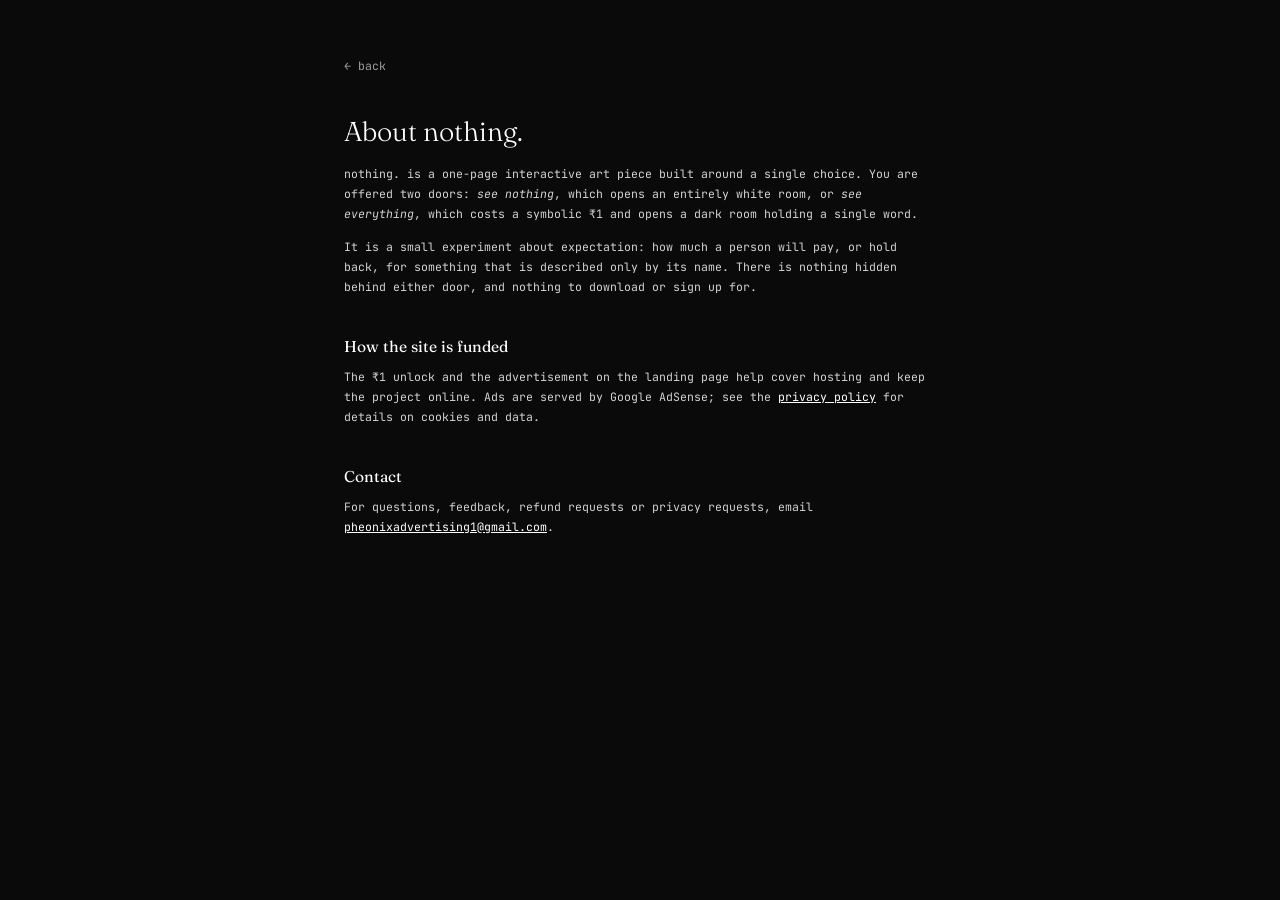
<file: public/about.html>
<!DOCTYPE html>
<html lang="en">
<head>
<meta charset="UTF-8" />
<meta name="viewport" content="width=device-width, initial-scale=1.0" />
<title>About &amp; contact — nothing.</title>
<meta name="description" content="About nothing., a minimalist one-page interactive art piece, and how to contact its maker." />
<link rel="canonical" href="https://nothing-82f21.web.app/about.html" />
<link rel="icon" href="favicon.ico" />
<link href="https://fonts.googleapis.com/css2?family=Fraunces:wght@300;400&family=JetBrains+Mono:wght@400&display=swap" rel="stylesheet">
<link rel="stylesheet" href="legal.css" />
</head>
<body>
<main>
  <a class="back" href="/">← back</a>
  <h1>About nothing.</h1>

  <p>nothing. is a one-page interactive art piece built around a single
  choice. You are offered two doors: <em>see nothing</em>, which opens an
  entirely white room, or <em>see everything</em>, which costs a symbolic
  ₹1 and opens a dark room holding a single word.</p>

  <p>It is a small experiment about expectation: how much a person will pay,
  or hold back, for something that is described only by its name. There is
  nothing hidden behind either door, and nothing to download or sign up for.</p>

  <h2>How the site is funded</h2>
  <p>The ₹1 unlock and the advertisement on the landing page help cover
  hosting and keep the project online. Ads are served by Google AdSense; see
  the <a href="privacy.html">privacy policy</a> for details on cookies and
  data.</p>

  <h2>Contact</h2>
  <p>For questions, feedback, refund requests or privacy requests, email
  <a href="mailto:pheonixadvertising1@gmail.com">pheonixadvertising1@gmail.com</a>.</p>
</main>
</body>
</html>
</file>
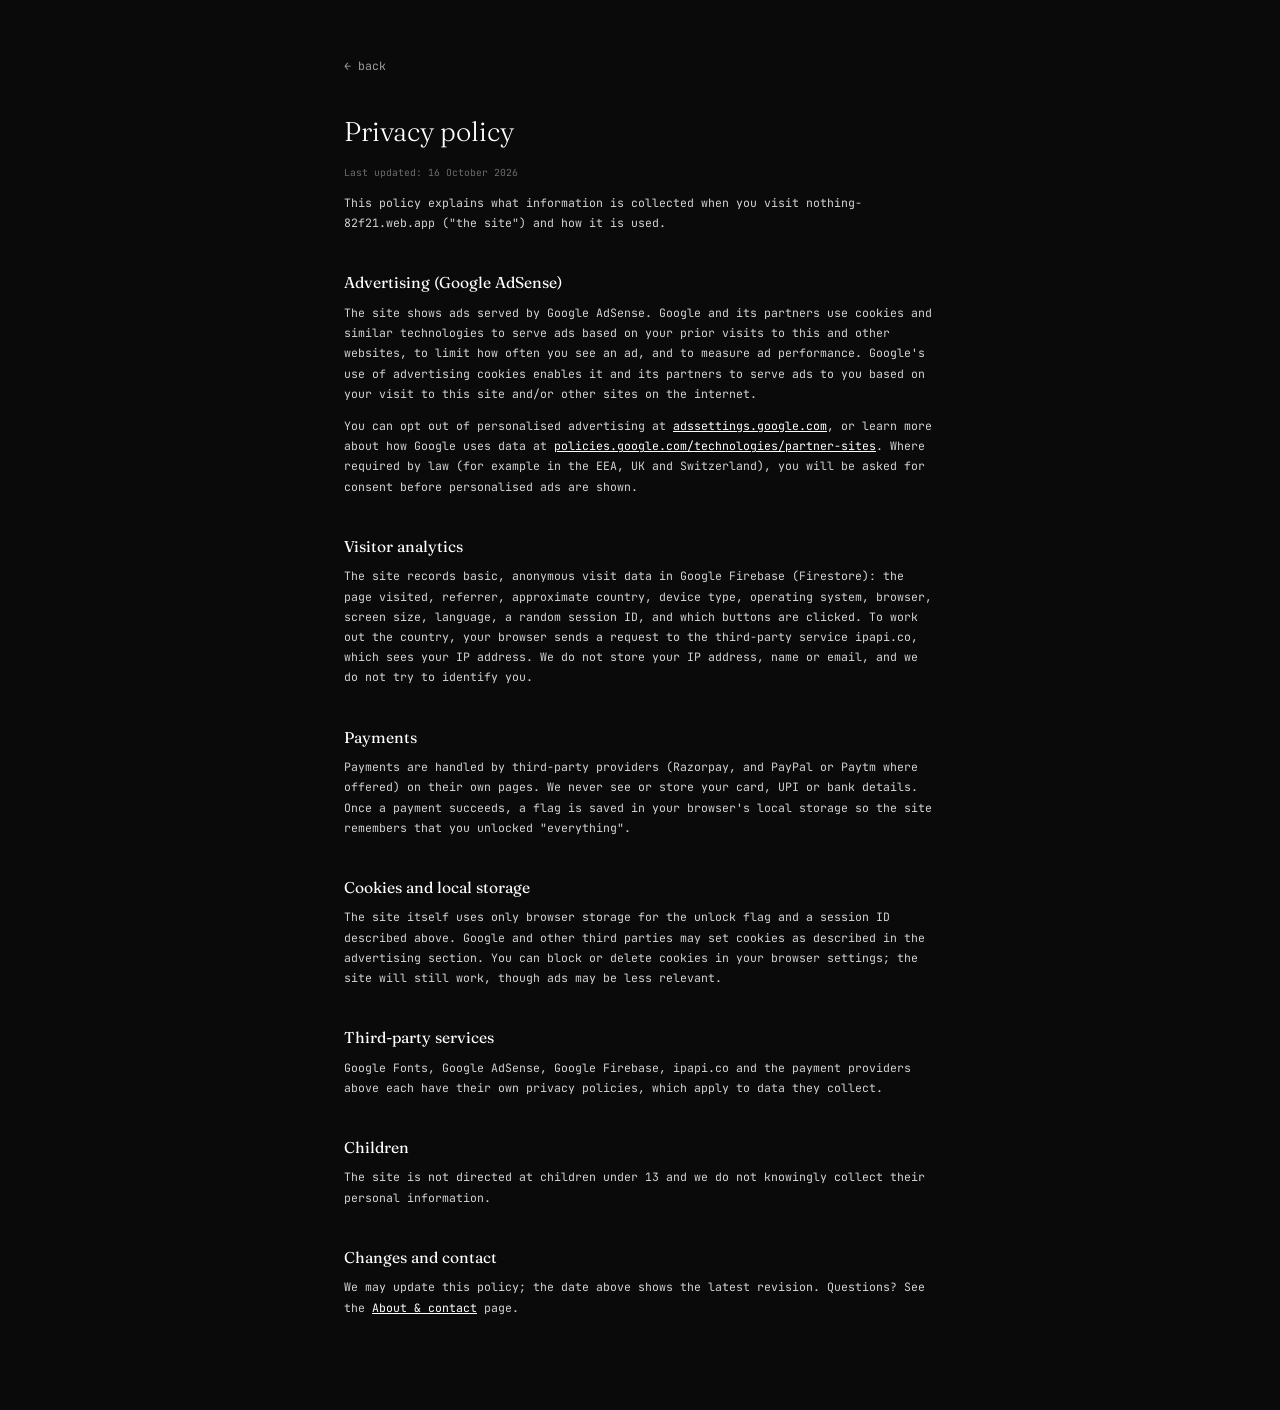
<file: public/privacy.html>
<!DOCTYPE html>
<html lang="en">
<head>
<meta charset="UTF-8" />
<meta name="viewport" content="width=device-width, initial-scale=1.0" />
<title>Privacy policy — nothing.</title>
<meta name="description" content="How nothing. handles visitor data, cookies and Google AdSense advertising." />
<link rel="canonical" href="https://nothing-82f21.web.app/privacy.html" />
<link rel="icon" href="favicon.ico" />
<link href="https://fonts.googleapis.com/css2?family=Fraunces:wght@300;400&family=JetBrains+Mono:wght@400&display=swap" rel="stylesheet">
<link rel="stylesheet" href="legal.css" />
</head>
<body>
<main>
  <a class="back" href="/">← back</a>
  <h1>Privacy policy</h1>
  <p class="updated">Last updated: 16 October 2026</p>

  <p>This policy explains what information is collected when you visit
  nothing-82f21.web.app ("the site") and how it is used.</p>

  <h2>Advertising (Google AdSense)</h2>
  <p>The site shows ads served by Google AdSense. Google and its partners use
  cookies and similar technologies to serve ads based on your prior visits to
  this and other websites, to limit how often you see an ad, and to measure ad
  performance. Google's use of advertising cookies enables it and its partners
  to serve ads to you based on your visit to this site and/or other sites on
  the internet.</p>
  <p>You can opt out of personalised advertising at
  <a href="https://adssettings.google.com" rel="noopener">adssettings.google.com</a>,
  or learn more about how Google uses data at
  <a href="https://policies.google.com/technologies/partner-sites" rel="noopener">policies.google.com/technologies/partner-sites</a>.
  Where required by law (for example in the EEA, UK and Switzerland), you will
  be asked for consent before personalised ads are shown.</p>

  <h2>Visitor analytics</h2>
  <p>The site records basic, anonymous visit data in Google Firebase
  (Firestore): the page visited, referrer, approximate country, device type,
  operating system, browser, screen size, language, a random session ID, and
  which buttons are clicked. To work out the country, your browser sends a
  request to the third-party service ipapi.co, which sees your IP address. We
  do not store your IP address, name or email, and we do not try to identify
  you.</p>

  <h2>Payments</h2>
  <p>Payments are handled by third-party providers (Razorpay, and PayPal or
  Paytm where offered) on their own pages. We never see or store your card,
  UPI or bank details. Once a payment succeeds, a flag is saved in your
  browser's local storage so the site remembers that you unlocked
  "everything".</p>

  <h2>Cookies and local storage</h2>
  <p>The site itself uses only browser storage for the unlock flag and a
  session ID described above. Google and other third parties may set cookies
  as described in the advertising section. You can block or delete cookies in
  your browser settings; the site will still work, though ads may be less
  relevant.</p>

  <h2>Third-party services</h2>
  <p>Google Fonts, Google AdSense, Google Firebase, ipapi.co and the payment
  providers above each have their own privacy policies, which apply to data
  they collect.</p>

  <h2>Children</h2>
  <p>The site is not directed at children under 13 and we do not knowingly
  collect their personal information.</p>

  <h2>Changes and contact</h2>
  <p>We may update this policy; the date above shows the latest revision.
  Questions? See the <a href="about.html">About &amp; contact</a> page.</p>
</main>
</body>
</html>
</file>
<file: public/legal.css>
:root { --void: #0a0a0a; --paper: #fff; --mono: 'JetBrains Mono', ui-monospace, monospace; --serif: 'Fraunces', Georgia, serif; }
* { box-sizing: border-box; }
html, body { margin: 0; background: var(--void); color: rgba(255,255,255,0.82); font-family: var(--mono); font-size: 0.85rem; line-height: 1.75; }
main { max-width: 640px; margin: 0 auto; padding: 56px 24px 80px; }
h1 { font-family: var(--serif); font-weight: 300; font-size: 2rem; margin: 0 0 8px; color: var(--paper); }
h2 { font-family: var(--serif); font-weight: 400; font-size: 1.15rem; margin: 36px 0 6px; color: var(--paper); }
p, li { margin: 0 0 12px; }
.updated { color: rgba(255,255,255,0.4); font-size: 0.72rem; }
a { color: var(--paper); }
.back { display: inline-block; margin-bottom: 32px; text-decoration: none; opacity: 0.6; }
.back:hover { opacity: 1; }
</file>
